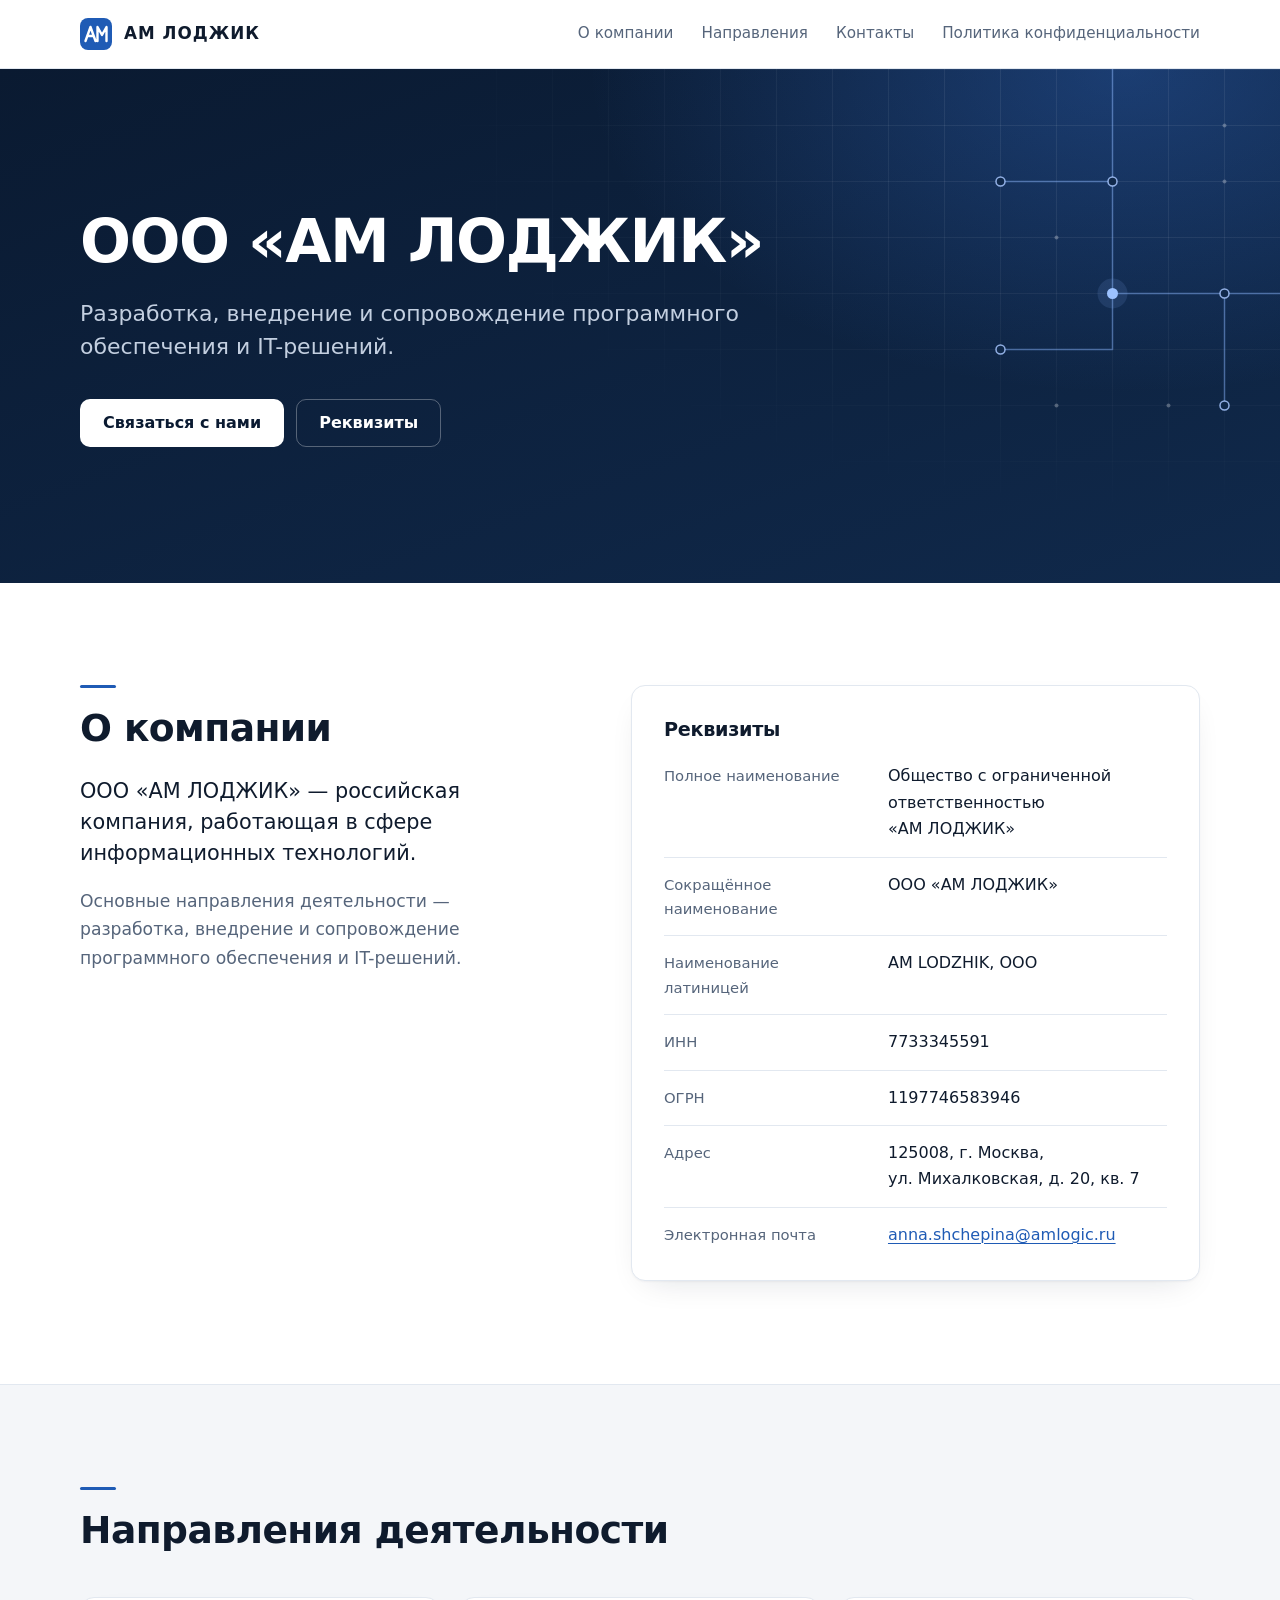
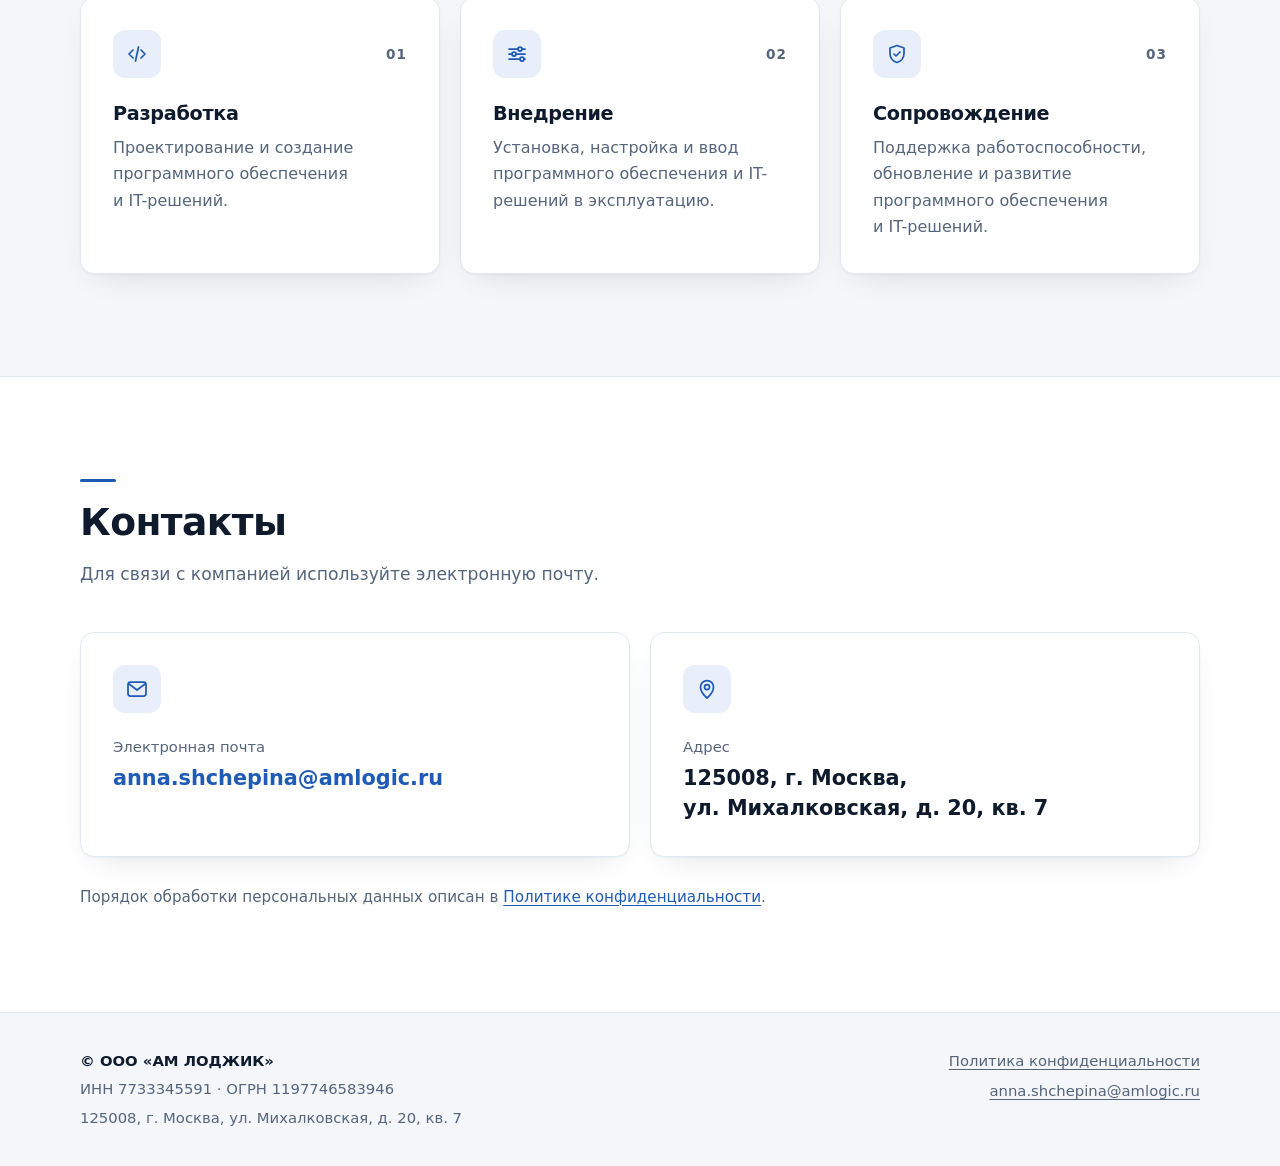
<file: index.html>
<!doctype html>
<html lang="ru">
<head>
  <meta charset="utf-8">
  <meta name="viewport" content="width=device-width, initial-scale=1">
  <title>ООО «АМ ЛОДЖИК» — разработка, внедрение и сопровождение ПО</title>
  <meta name="description" content="ООО «АМ ЛОДЖИК» — разработка, внедрение и сопровождение программного обеспечения и IT-решений. ИНН 7733345591, ОГРН 1197746583946, Москва.">
  <link rel="canonical" href="https://amlogic.ru/">
  <meta name="color-scheme" content="light dark">
  <meta name="theme-color" content="#ffffff" media="(prefers-color-scheme: light)">
  <meta name="theme-color" content="#0b1320" media="(prefers-color-scheme: dark)">
  <meta name="format-detection" content="telephone=no">
  <meta property="og:type" content="website">
  <meta property="og:locale" content="ru_RU">
  <meta property="og:site_name" content="ООО «АМ ЛОДЖИК»">
  <meta property="og:title" content="ООО «АМ ЛОДЖИК»">
  <meta property="og:description" content="Разработка, внедрение и сопровождение программного обеспечения и IT-решений.">
  <meta property="og:url" content="https://amlogic.ru/">
  <link rel="icon" href="favicon.svg" type="image/svg+xml">
  <link rel="stylesheet" href="style.css">
  <script type="application/ld+json">
  {
    "@context": "https://schema.org",
    "@type": "Organization",
    "name": "ООО «АМ ЛОДЖИК»",
    "legalName": "Общество с ограниченной ответственностью «АМ ЛОДЖИК»",
    "alternateName": "AM LODZHIK, OOO",
    "url": "https://amlogic.ru/",
    "email": "anna.shchepina@amlogic.ru",
    "taxID": "7733345591",
    "identifier": {
      "@type": "PropertyValue",
      "propertyID": "ОГРН",
      "value": "1197746583946"
    },
    "address": {
      "@type": "PostalAddress",
      "postalCode": "125008",
      "addressLocality": "Москва",
      "streetAddress": "ул. Михалковская, д. 20, кв. 7",
      "addressCountry": "RU"
    }
  }
  </script>
</head>
<body>
  <a class="skip" href="#main">Перейти к содержанию</a>

  <header class="site-header">
    <div class="wrap header-inner">
      <a class="brand" href="./" aria-label="ООО «АМ ЛОДЖИК», на главную">
        <svg class="brand-mark" viewBox="0 0 32 32" aria-hidden="true" focusable="false"><rect width="32" height="32" rx="8" fill="#1f5bb5"/><path d="M5.5 23 10.5 9l5 14M7.3 18h6.4M17.5 23V9l4.5 8 4.5-8v14" fill="none" stroke="#fff" stroke-width="2.4" stroke-linecap="round" stroke-linejoin="round"/></svg>
        <span class="brand-name">АМ ЛОДЖИК</span>
      </a>
      <nav class="nav" aria-label="Разделы сайта">
        <a href="#about">О компании</a>
        <a href="#services">Направления</a>
        <a href="#contacts">Контакты</a>
        <a class="nav-privacy" href="privacy.html">Политика конфиденциальности</a>
      </nav>
    </div>
  </header>

  <main id="main">
    <section class="hero" aria-labelledby="hero-title">
      <svg class="hero-art" width="336" height="392" viewBox="0 0 336 392" aria-hidden="true" focusable="false">
        <g transform="translate(.5 .5)">
          <path class="trace" d="M168 0V224M56 112H168M168 224H336M280 224V336M168 224V280H56"/>
          <circle class="halo" cx="168" cy="224" r="15"/>
          <circle class="hub" cx="168" cy="224" r="5.5"/>
          <circle class="node" cx="56" cy="112" r="4.5"/>
          <circle class="node" cx="168" cy="112" r="4.5"/>
          <circle class="node" cx="280" cy="224" r="4.5"/>
          <circle class="node" cx="280" cy="336" r="4.5"/>
          <circle class="node" cx="56" cy="280" r="4.5"/>
          <circle class="dot" cx="280" cy="56" r="2"/>
          <circle class="dot" cx="280" cy="112" r="2"/>
          <circle class="dot" cx="112" cy="168" r="2"/>
          <circle class="dot" cx="112" cy="336" r="2"/>
          <circle class="dot" cx="224" cy="336" r="2"/>
        </g>
      </svg>
      <div class="wrap">
        <div class="hero-inner">
          <h1 id="hero-title">ООО «АМ&nbsp;ЛОДЖИК»</h1>
          <p class="lead">Разработка, внедрение и&nbsp;сопровождение программного обеспечения и&nbsp;IT-решений.</p>
          <div class="actions">
            <a class="btn btn-light" href="#contacts">Связаться с&nbsp;нами</a>
            <a class="btn btn-outline" href="#requisites">Реквизиты</a>
          </div>
        </div>
      </div>
    </section>

    <section class="section" id="about" aria-labelledby="about-title">
      <div class="wrap about">
        <div class="about-text">
          <h2 id="about-title">О компании</h2>
          <p class="about-lead">ООО&nbsp;«АМ&nbsp;ЛОДЖИК»&nbsp;— российская компания, работающая в&nbsp;сфере информационных технологий.</p>
          <p>Основные направления деятельности&nbsp;— разработка, внедрение и&nbsp;сопровождение программного обеспечения и&nbsp;IT-решений.</p>
        </div>
        <div class="card req-card" id="requisites">
          <h3>Реквизиты</h3>
          <dl class="req">
            <div>
              <dt>Полное наименование</dt>
              <dd>Общество с&nbsp;ограниченной ответственностью «АМ&nbsp;ЛОДЖИК»</dd>
            </div>
            <div>
              <dt>Сокращённое наименование</dt>
              <dd>ООО «АМ&nbsp;ЛОДЖИК»</dd>
            </div>
            <div>
              <dt>Наименование латиницей</dt>
              <dd>AM LODZHIK, OOO</dd>
            </div>
            <div>
              <dt>ИНН</dt>
              <dd>7733345591</dd>
            </div>
            <div>
              <dt>ОГРН</dt>
              <dd>1197746583946</dd>
            </div>
            <div>
              <dt>Адрес</dt>
              <dd>125008, г.&nbsp;Москва, ул.&nbsp;Михалковская, д.&nbsp;20, кв.&nbsp;7</dd>
            </div>
            <div>
              <dt>Электронная почта</dt>
              <dd><a href="mailto:anna.shchepina@amlogic.ru">anna.shchepina@amlogic.ru</a></dd>
            </div>
          </dl>
        </div>
      </div>
    </section>

    <section class="section section-soft" id="services" aria-labelledby="services-title">
      <div class="wrap">
        <div class="section-head">
          <h2 id="services-title">Направления деятельности</h2>
        </div>
        <ul class="cards" role="list">
          <li class="card service">
            <div class="service-top">
              <span class="icon" aria-hidden="true"><svg viewBox="0 0 24 24" fill="none" stroke="currentColor" stroke-width="1.75" stroke-linecap="round" stroke-linejoin="round"><path d="m8 8-4 4 4 4M16 8l4 4-4 4M13.5 5l-3 14"/></svg></span>
              <span class="service-num" aria-hidden="true">01</span>
            </div>
            <h3>Разработка</h3>
            <p>Проектирование и&nbsp;создание программного обеспечения и&nbsp;IT-решений.</p>
          </li>
          <li class="card service">
            <div class="service-top">
              <span class="icon" aria-hidden="true"><svg viewBox="0 0 24 24" fill="none" stroke="currentColor" stroke-width="1.75" stroke-linecap="round" stroke-linejoin="round"><path d="M4 7h9M17 7h3M4 12h3M11 12h9M4 17h11M19 17h1"/><circle cx="15" cy="7" r="2"/><circle cx="9" cy="12" r="2"/><circle cx="17" cy="17" r="2"/></svg></span>
              <span class="service-num" aria-hidden="true">02</span>
            </div>
            <h3>Внедрение</h3>
            <p>Установка, настройка и&nbsp;ввод программного обеспечения и&nbsp;IT-решений в&nbsp;эксплуатацию.</p>
          </li>
          <li class="card service">
            <div class="service-top">
              <span class="icon" aria-hidden="true"><svg viewBox="0 0 24 24" fill="none" stroke="currentColor" stroke-width="1.75" stroke-linecap="round" stroke-linejoin="round"><path d="M12 3.5 19 6v5.5c0 4.2-2.9 7.8-7 9-4.1-1.2-7-4.8-7-9V6l7-2.5Z"/><path d="m9 12 2 2 4-4"/></svg></span>
              <span class="service-num" aria-hidden="true">03</span>
            </div>
            <h3>Сопровождение</h3>
            <p>Поддержка работоспособности, обновление и&nbsp;развитие программного обеспечения и&nbsp;IT-решений.</p>
          </li>
        </ul>
      </div>
    </section>

    <section class="section" id="contacts" aria-labelledby="contacts-title">
      <div class="wrap">
        <div class="section-head">
          <h2 id="contacts-title">Контакты</h2>
          <p>Для связи с&nbsp;компанией используйте электронную почту.</p>
        </div>
        <div class="contacts">
          <a class="card contact" href="mailto:anna.shchepina@amlogic.ru">
            <span class="icon" aria-hidden="true"><svg viewBox="0 0 24 24" fill="none" stroke="currentColor" stroke-width="1.75" stroke-linecap="round" stroke-linejoin="round"><rect x="3" y="5" width="18" height="14" rx="2.5"/><path d="m4 7 8 6 8-6"/></svg></span>
            <span class="contact-label">Электронная почта</span>
            <span class="contact-value">anna.shchepina@amlogic.ru</span>
          </a>
          <div class="card contact">
            <span class="icon" aria-hidden="true"><svg viewBox="0 0 24 24" fill="none" stroke="currentColor" stroke-width="1.75" stroke-linecap="round" stroke-linejoin="round"><path d="M12 21s-6.5-5.6-6.5-11a6.5 6.5 0 0 1 13 0c0 5.4-6.5 11-6.5 11Z"/><circle cx="12" cy="10" r="2.5"/></svg></span>
            <span class="contact-label">Адрес</span>
            <address class="contact-value">125008, г.&nbsp;Москва,<br>ул.&nbsp;Михалковская, д.&nbsp;20, кв.&nbsp;7</address>
          </div>
        </div>
        <p class="note">Порядок обработки персональных данных описан в&nbsp;<a href="privacy.html">Политике конфиденциальности</a>.</p>
      </div>
    </section>
  </main>

  <footer class="site-footer">
    <div class="wrap footer-inner">
      <div class="footer-org">
        <p class="footer-name">© ООО «АМ&nbsp;ЛОДЖИК»</p>
        <p>ИНН&nbsp;7733345591 · ОГРН&nbsp;1197746583946</p>
        <p>125008, г.&nbsp;Москва, ул.&nbsp;Михалковская, д.&nbsp;20, кв.&nbsp;7</p>
      </div>
      <nav class="footer-nav" aria-label="Документы и контакты">
        <a href="privacy.html">Политика конфиденциальности</a>
        <a href="mailto:anna.shchepina@amlogic.ru">anna.shchepina@amlogic.ru</a>
      </nav>
    </div>
  </footer>
</body>
</html>
</file>
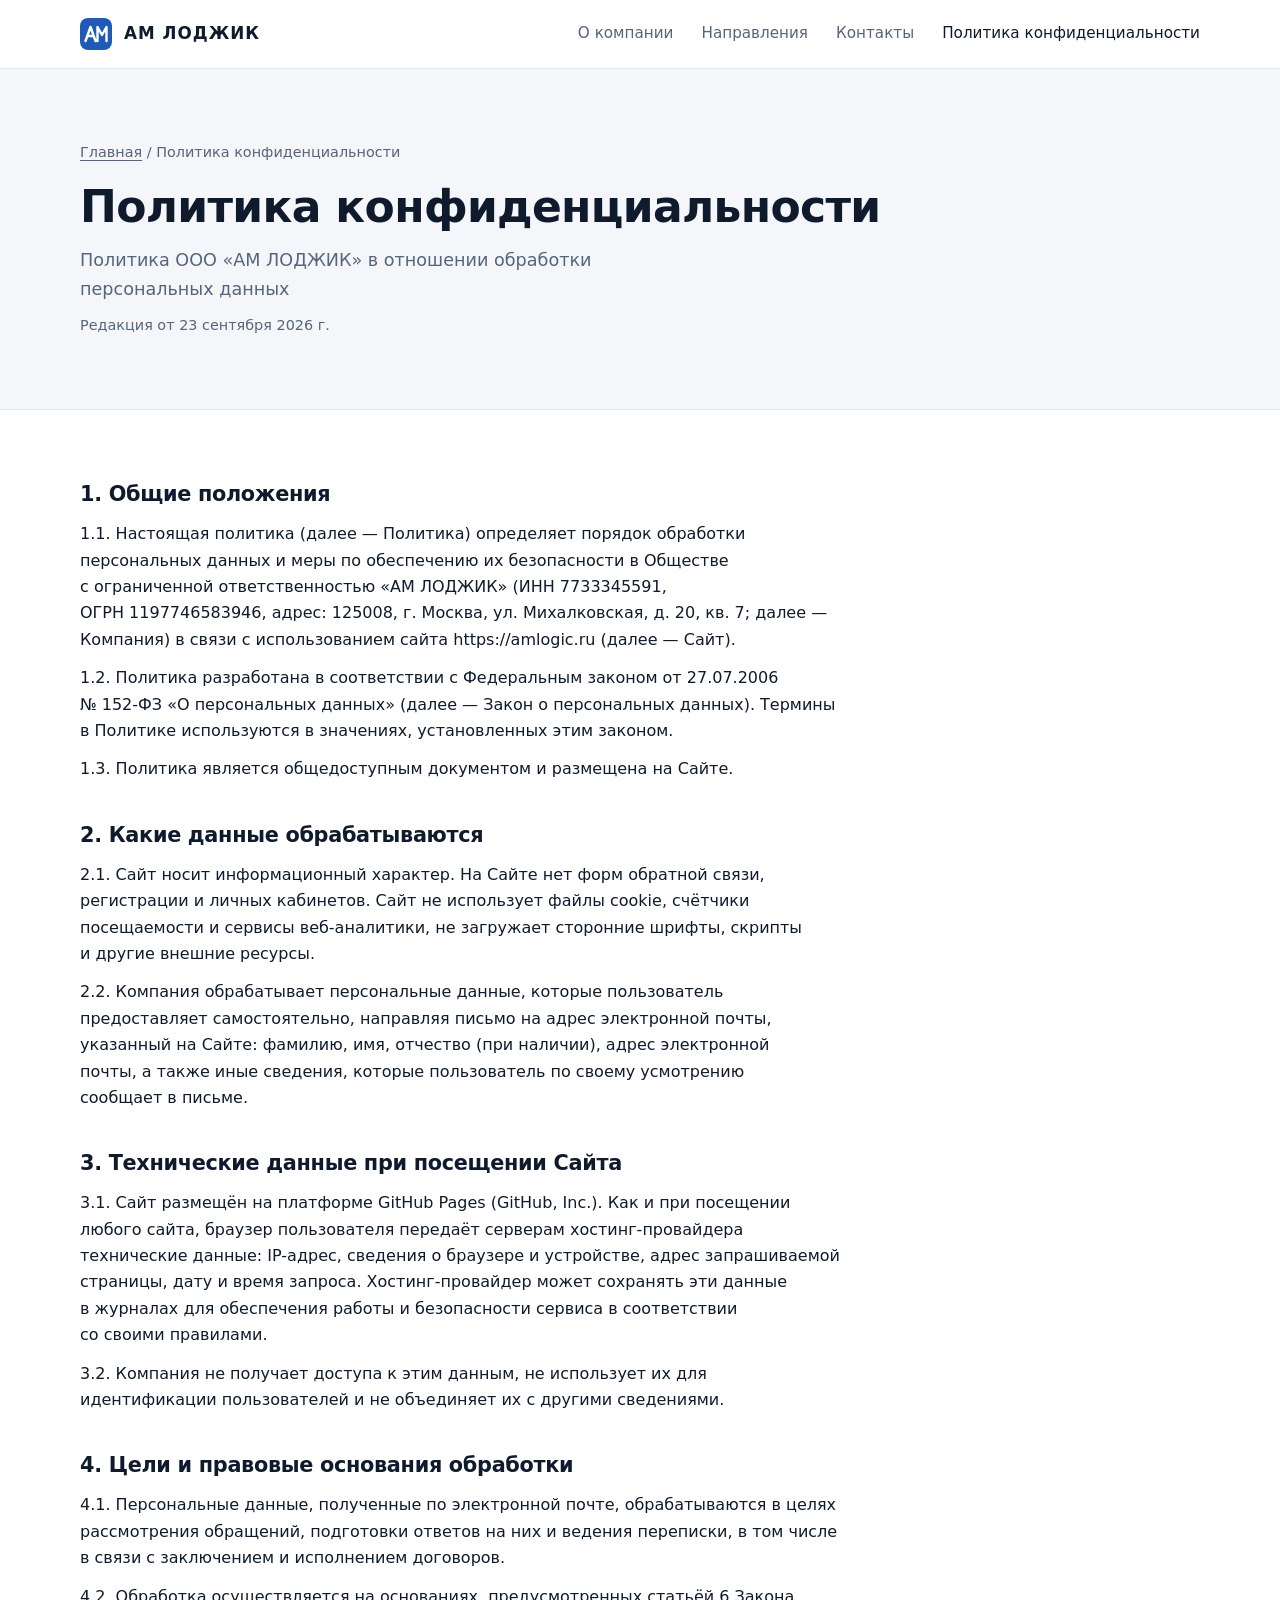
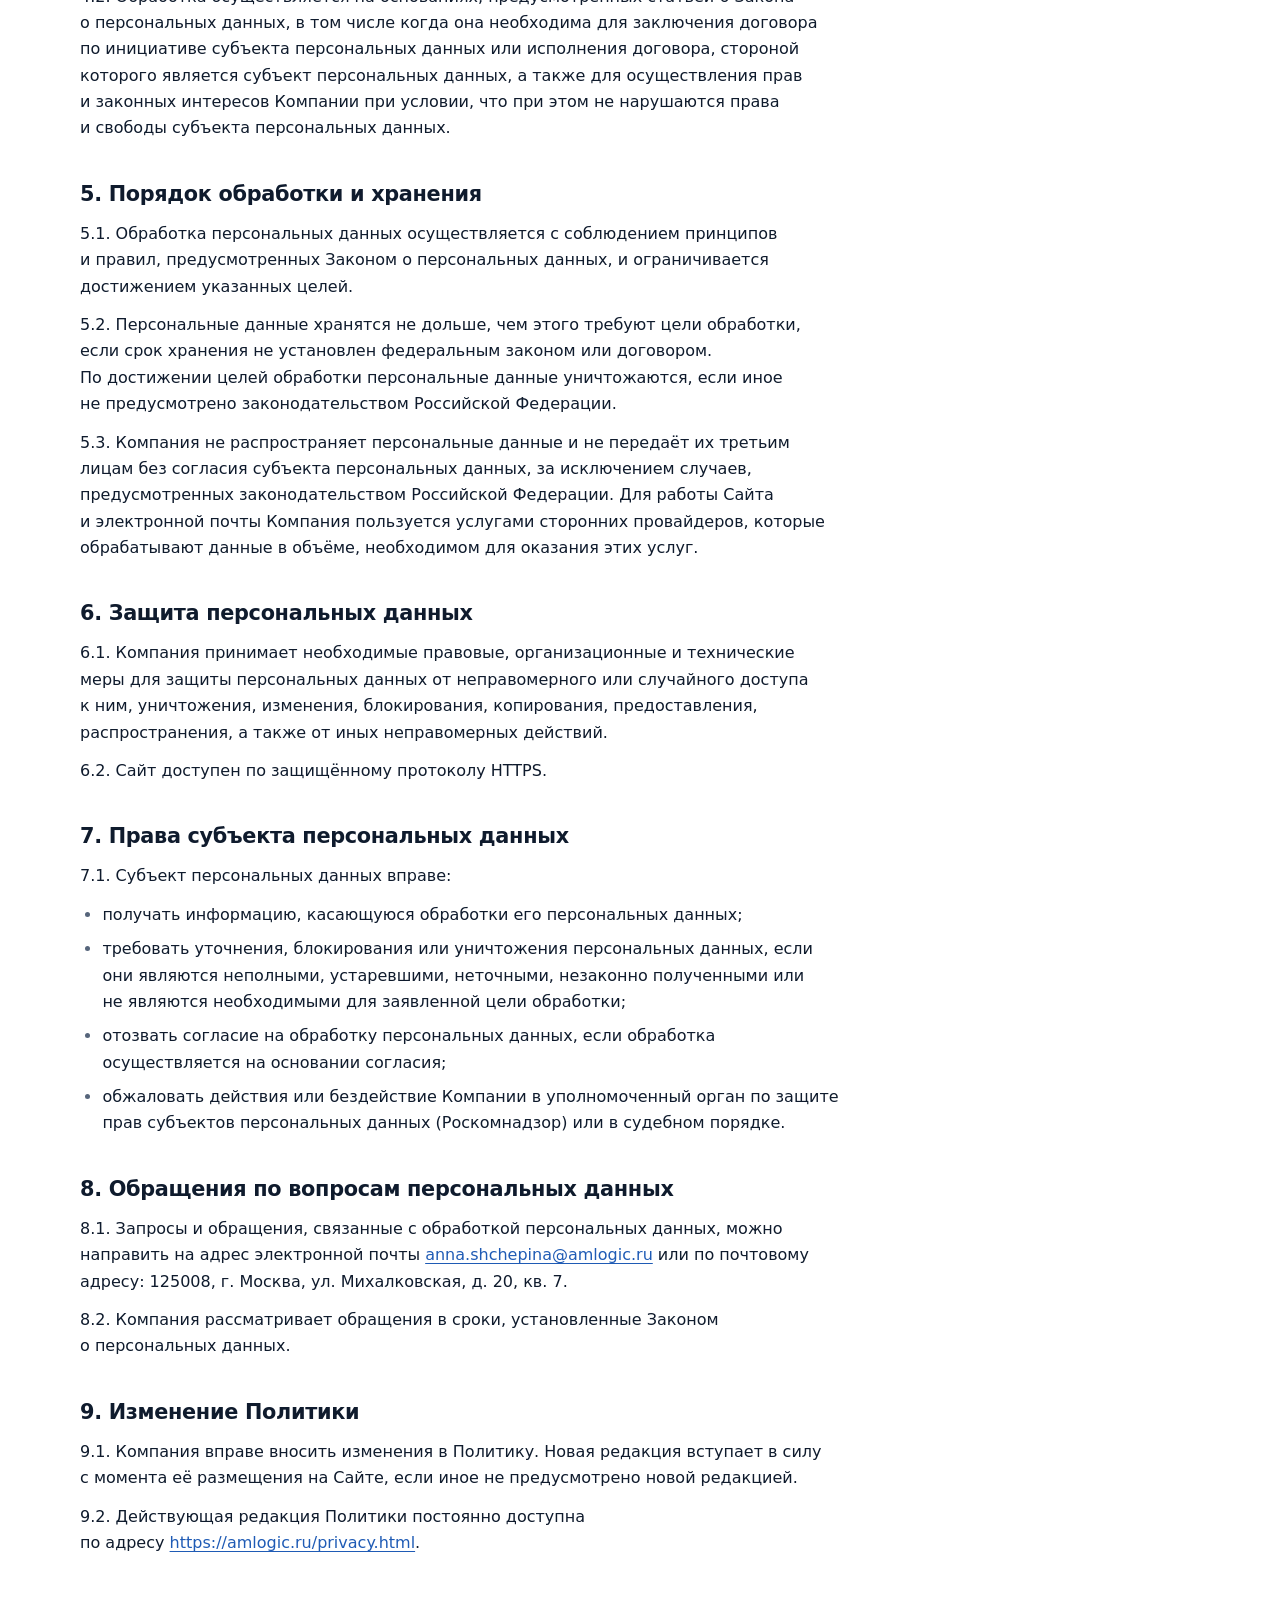
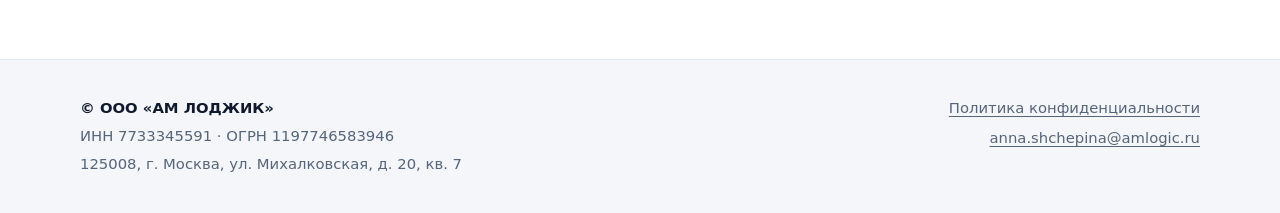
<file: privacy.html>
<!doctype html>
<html lang="ru">
<head>
  <meta charset="utf-8">
  <meta name="viewport" content="width=device-width, initial-scale=1">
  <title>Политика конфиденциальности — ООО «АМ ЛОДЖИК»</title>
  <meta name="description" content="Политика ООО «АМ ЛОДЖИК» в отношении обработки персональных данных.">
  <link rel="canonical" href="https://amlogic.ru/privacy.html">
  <meta name="color-scheme" content="light dark">
  <meta name="theme-color" content="#ffffff" media="(prefers-color-scheme: light)">
  <meta name="theme-color" content="#0b1320" media="(prefers-color-scheme: dark)">
  <meta name="format-detection" content="telephone=no">
  <meta property="og:type" content="website">
  <meta property="og:locale" content="ru_RU">
  <meta property="og:site_name" content="ООО «АМ ЛОДЖИК»">
  <meta property="og:title" content="Политика конфиденциальности — ООО «АМ ЛОДЖИК»">
  <meta property="og:url" content="https://amlogic.ru/privacy.html">
  <link rel="icon" href="favicon.svg" type="image/svg+xml">
  <link rel="stylesheet" href="style.css">
</head>
<body>
  <a class="skip" href="#main">Перейти к содержанию</a>

  <header class="site-header">
    <div class="wrap header-inner">
      <a class="brand" href="./" aria-label="ООО «АМ ЛОДЖИК», на главную">
        <svg class="brand-mark" viewBox="0 0 32 32" aria-hidden="true" focusable="false"><rect width="32" height="32" rx="8" fill="#1f5bb5"/><path d="M5.5 23 10.5 9l5 14M7.3 18h6.4M17.5 23V9l4.5 8 4.5-8v14" fill="none" stroke="#fff" stroke-width="2.4" stroke-linecap="round" stroke-linejoin="round"/></svg>
        <span class="brand-name">АМ ЛОДЖИК</span>
      </a>
      <nav class="nav" aria-label="Разделы сайта">
        <a href="./#about">О компании</a>
        <a href="./#services">Направления</a>
        <a href="./#contacts">Контакты</a>
        <a class="nav-privacy" href="privacy.html" aria-current="page">Политика конфиденциальности</a>
      </nav>
    </div>
  </header>

  <main id="main">
    <div class="page-head">
      <div class="wrap">
        <nav class="crumbs" aria-label="Навигационная цепочка">
          <a href="./">Главная</a><span aria-hidden="true"> / </span><span aria-current="page">Политика конфиденциальности</span>
        </nav>
        <h1>Политика конфиденциальности</h1>
        <p class="page-sub">Политика ООО&nbsp;«АМ&nbsp;ЛОДЖИК» в&nbsp;отношении обработки персональных данных</p>
        <p class="page-meta">Редакция от&nbsp;23&nbsp;сентября 2026&nbsp;г.</p>
      </div>
    </div>

    <div class="wrap">
      <article class="doc">
        <section>
          <h2>1. Общие положения</h2>
          <p>1.1. Настоящая политика (далее&nbsp;— Политика) определяет порядок обработки персональных данных и&nbsp;меры по&nbsp;обеспечению их&nbsp;безопасности в&nbsp;Обществе с&nbsp;ограниченной ответственностью «АМ&nbsp;ЛОДЖИК» (ИНН&nbsp;7733345591, ОГРН&nbsp;1197746583946, адрес: 125008, г.&nbsp;Москва, ул.&nbsp;Михалковская, д.&nbsp;20, кв.&nbsp;7; далее&nbsp;— Компания) в&nbsp;связи с&nbsp;использованием сайта https://amlogic.ru (далее&nbsp;— Сайт).</p>
          <p>1.2. Политика разработана в&nbsp;соответствии с&nbsp;Федеральным законом от&nbsp;27.07.2006 №&nbsp;152-ФЗ «О&nbsp;персональных данных» (далее&nbsp;— Закон о&nbsp;персональных данных). Термины в&nbsp;Политике используются в&nbsp;значениях, установленных этим законом.</p>
          <p>1.3. Политика является общедоступным документом и&nbsp;размещена на&nbsp;Сайте.</p>
        </section>

        <section>
          <h2>2. Какие данные обрабатываются</h2>
          <p>2.1. Сайт носит информационный характер. На&nbsp;Сайте нет форм обратной связи, регистрации и&nbsp;личных кабинетов. Сайт не&nbsp;использует файлы cookie, счётчики посещаемости и&nbsp;сервисы веб-аналитики, не&nbsp;загружает сторонние шрифты, скрипты и&nbsp;другие внешние ресурсы.</p>
          <p>2.2. Компания обрабатывает персональные данные, которые пользователь предоставляет самостоятельно, направляя письмо на&nbsp;адрес электронной почты, указанный на&nbsp;Сайте: фамилию, имя, отчество (при наличии), адрес электронной почты, а&nbsp;также иные сведения, которые пользователь по&nbsp;своему усмотрению сообщает в&nbsp;письме.</p>
        </section>

        <section>
          <h2>3. Технические данные при посещении Сайта</h2>
          <p>3.1. Сайт размещён на&nbsp;платформе GitHub Pages (GitHub, Inc.). Как и&nbsp;при посещении любого сайта, браузер пользователя передаёт серверам хостинг-провайдера технические данные: IP-адрес, сведения о&nbsp;браузере и&nbsp;устройстве, адрес запрашиваемой страницы, дату и&nbsp;время запроса. Хостинг-провайдер может сохранять эти данные в&nbsp;журналах для обеспечения работы и&nbsp;безопасности сервиса в&nbsp;соответствии со&nbsp;своими правилами.</p>
          <p>3.2. Компания не&nbsp;получает доступа к&nbsp;этим данным, не&nbsp;использует их&nbsp;для идентификации пользователей и&nbsp;не&nbsp;объединяет их&nbsp;с&nbsp;другими сведениями.</p>
        </section>

        <section>
          <h2>4. Цели и&nbsp;правовые основания обработки</h2>
          <p>4.1. Персональные данные, полученные по&nbsp;электронной почте, обрабатываются в&nbsp;целях рассмотрения обращений, подготовки ответов на&nbsp;них и&nbsp;ведения переписки, в&nbsp;том числе в&nbsp;связи с&nbsp;заключением и&nbsp;исполнением договоров.</p>
          <p>4.2. Обработка осуществляется на&nbsp;основаниях, предусмотренных статьёй&nbsp;6 Закона о&nbsp;персональных данных, в&nbsp;том числе когда она необходима для заключения договора по&nbsp;инициативе субъекта персональных данных или исполнения договора, стороной которого является субъект персональных данных, а&nbsp;также для осуществления прав и&nbsp;законных интересов Компании при условии, что при этом не&nbsp;нарушаются права и&nbsp;свободы субъекта персональных данных.</p>
        </section>

        <section>
          <h2>5. Порядок обработки и&nbsp;хранения</h2>
          <p>5.1. Обработка персональных данных осуществляется с&nbsp;соблюдением принципов и&nbsp;правил, предусмотренных Законом о&nbsp;персональных данных, и&nbsp;ограничивается достижением указанных целей.</p>
          <p>5.2. Персональные данные хранятся не&nbsp;дольше, чем этого требуют цели обработки, если срок хранения не&nbsp;установлен федеральным законом или договором. По&nbsp;достижении целей обработки персональные данные уничтожаются, если иное не&nbsp;предусмотрено законодательством Российской Федерации.</p>
          <p>5.3. Компания не&nbsp;распространяет персональные данные и&nbsp;не&nbsp;передаёт их&nbsp;третьим лицам без согласия субъекта персональных данных, за&nbsp;исключением случаев, предусмотренных законодательством Российской Федерации. Для работы Сайта и&nbsp;электронной почты Компания пользуется услугами сторонних провайдеров, которые обрабатывают данные в&nbsp;объёме, необходимом для оказания этих услуг.</p>
        </section>

        <section>
          <h2>6. Защита персональных данных</h2>
          <p>6.1. Компания принимает необходимые правовые, организационные и&nbsp;технические меры для защиты персональных данных от&nbsp;неправомерного или случайного доступа к&nbsp;ним, уничтожения, изменения, блокирования, копирования, предоставления, распространения, а&nbsp;также от&nbsp;иных неправомерных действий.</p>
          <p>6.2. Сайт доступен по&nbsp;защищённому протоколу HTTPS.</p>
        </section>

        <section>
          <h2>7. Права субъекта персональных данных</h2>
          <p>7.1. Субъект персональных данных вправе:</p>
          <ul>
            <li>получать информацию, касающуюся обработки его персональных данных;</li>
            <li>требовать уточнения, блокирования или уничтожения персональных данных, если они являются неполными, устаревшими, неточными, незаконно полученными или не&nbsp;являются необходимыми для заявленной цели обработки;</li>
            <li>отозвать согласие на&nbsp;обработку персональных данных, если обработка осуществляется на&nbsp;основании согласия;</li>
            <li>обжаловать действия или бездействие Компании в&nbsp;уполномоченный орган по&nbsp;защите прав субъектов персональных данных (Роскомнадзор) или в&nbsp;судебном порядке.</li>
          </ul>
        </section>

        <section>
          <h2>8. Обращения по&nbsp;вопросам персональных данных</h2>
          <p>8.1. Запросы и&nbsp;обращения, связанные с&nbsp;обработкой персональных данных, можно направить на&nbsp;адрес электронной почты <a href="mailto:anna.shchepina@amlogic.ru">anna.shchepina@amlogic.ru</a> или по&nbsp;почтовому адресу: 125008, г.&nbsp;Москва, ул.&nbsp;Михалковская, д.&nbsp;20, кв.&nbsp;7.</p>
          <p>8.2. Компания рассматривает обращения в&nbsp;сроки, установленные Законом о&nbsp;персональных данных.</p>
        </section>

        <section>
          <h2>9. Изменение Политики</h2>
          <p>9.1. Компания вправе вносить изменения в&nbsp;Политику. Новая редакция вступает в&nbsp;силу с&nbsp;момента её&nbsp;размещения на&nbsp;Сайте, если иное не&nbsp;предусмотрено новой редакцией.</p>
          <p>9.2. Действующая редакция Политики постоянно доступна по&nbsp;адресу <a href="https://amlogic.ru/privacy.html">https://amlogic.ru/privacy.html</a>.</p>
        </section>
      </article>
    </div>
  </main>

  <footer class="site-footer">
    <div class="wrap footer-inner">
      <div class="footer-org">
        <p class="footer-name">© ООО «АМ&nbsp;ЛОДЖИК»</p>
        <p>ИНН&nbsp;7733345591 · ОГРН&nbsp;1197746583946</p>
        <p>125008, г.&nbsp;Москва, ул.&nbsp;Михалковская, д.&nbsp;20, кв.&nbsp;7</p>
      </div>
      <nav class="footer-nav" aria-label="Документы и контакты">
        <a href="privacy.html" aria-current="page">Политика конфиденциальности</a>
        <a href="mailto:anna.shchepina@amlogic.ru">anna.shchepina@amlogic.ru</a>
      </nav>
    </div>
  </footer>
</body>
</html>
</file>
<file: style.css>
/* Сайт ООО «АМ ЛОДЖИК» — amlogic.ru. Обычный CSS, без сборки и зависимостей. */

:root {
  color-scheme: light dark;
  --bg: #ffffff;
  --bg-soft: #f4f6f9;
  --surface: #ffffff;
  --header-bg: rgb(255 255 255 / 0.86);
  --text: #0f1b2d;
  --muted: #56657b;
  --line: #e2e8f0;
  --accent: #1f5bb5;
  --accent-hover: #174a94;
  --accent-soft: #e8effa;
  --on-accent: #ffffff;
  --hero-from: #0a1a31;
  --hero-to: #10294b;
  --shadow: 0 1px 2px rgb(15 27 45 / 0.04), 0 12px 32px -16px rgb(15 27 45 / 0.16);
  --radius: 14px;
  --gutter: clamp(16px, 4vw, 32px);
  --section-y: clamp(56px, 8vw, 104px);
  --header-h: 68px;
}

@media (prefers-color-scheme: dark) {
  :root {
    --bg: #0b1320;
    --bg-soft: #0e1828;
    --surface: #111d30;
    --header-bg: rgb(11 19 32 / 0.86);
    --text: #e6ebf2;
    --muted: #9aa7ba;
    --line: #1f2c42;
    --accent: #7eaaf2;
    --accent-hover: #a4c3f7;
    --accent-soft: #16263e;
    --on-accent: #0b1320;
    --hero-from: #070f1c;
    --hero-to: #0c1c35;
    --shadow: none;
  }
}

*,
*::before,
*::after {
  box-sizing: border-box;
}

html {
  -webkit-text-size-adjust: 100%;
  text-size-adjust: 100%;
  scroll-behavior: smooth;
  scroll-padding-top: calc(var(--header-h) + 16px);
}

body {
  display: flex;
  flex-direction: column;
  min-height: 100vh;
  min-height: 100dvh;
  margin: 0;
  background: var(--bg);
  color: var(--text);
  font-family: system-ui, -apple-system, "Segoe UI", Roboto, "Helvetica Neue", Arial, sans-serif;
  font-size: 1rem;
  line-height: 1.65;
  -webkit-font-smoothing: antialiased;
  -moz-osx-font-smoothing: grayscale;
}

main {
  flex: 1 0 auto;
}

svg {
  display: block;
  flex: none;
}

a {
  color: var(--accent);
  text-decoration-thickness: 1px;
  text-underline-offset: 0.2em;
}

a:hover {
  color: var(--accent-hover);
}

:focus-visible {
  outline: 2px solid var(--accent);
  outline-offset: 3px;
  border-radius: 4px;
}

h1,
h2,
h3 {
  margin: 0;
  font-weight: 700;
  line-height: 1.2;
  letter-spacing: -0.015em;
  text-wrap: balance;
}

p {
  margin: 0;
  text-wrap: pretty;
}

.wrap {
  width: 100%;
  max-width: calc(1120px + 2 * var(--gutter));
  margin-inline: auto;
  padding-inline: var(--gutter);
}

.skip {
  position: absolute;
  top: 12px;
  left: 12px;
  z-index: 100;
  padding: 10px 16px;
  border-radius: 8px;
  background: var(--accent);
  color: var(--on-accent);
  font-weight: 600;
  text-decoration: none;
  transform: translateY(-200%);
}

.skip:focus {
  transform: none;
  color: var(--on-accent);
}

/* Шапка */

.site-header {
  position: sticky;
  top: 0;
  z-index: 50;
  border-bottom: 1px solid var(--line);
  background: var(--header-bg);
  -webkit-backdrop-filter: saturate(180%) blur(14px);
  backdrop-filter: saturate(180%) blur(14px);
}

.header-inner {
  display: flex;
  align-items: center;
  justify-content: space-between;
  gap: 8px 32px;
  min-height: var(--header-h);
}

.brand {
  display: inline-flex;
  align-items: center;
  gap: 12px;
  color: var(--text);
  text-decoration: none;
}

.brand:hover {
  color: var(--text);
}

.brand-mark {
  width: 32px;
  height: 32px;
}

.brand-name {
  font-size: 1.05rem;
  font-weight: 700;
  letter-spacing: 0.06em;
  white-space: nowrap;
}

.nav {
  display: flex;
  flex-wrap: wrap;
  gap: 4px 28px;
}

.nav a {
  padding-block: 6px;
  color: var(--muted);
  font-size: 0.95rem;
  font-weight: 500;
  text-decoration: none;
}

.nav a:hover,
.nav a[aria-current="page"] {
  color: var(--text);
}

@media (max-width: 959px) {
  .nav .nav-privacy {
    display: none;
  }
}

@media (max-width: 720px) {
  html {
    scroll-padding-top: 12px;
  }

  .site-header {
    position: static;
  }

  .header-inner {
    flex-direction: column;
    align-items: flex-start;
    min-height: 0;
    padding-block: 14px 8px;
  }

  .nav {
    gap: 0 22px;
  }
}

@media (max-width: 359px) {
  .nav {
    gap: 0 14px;
  }

  .nav a {
    font-size: 0.9rem;
  }
}

/* Первый экран */

.hero {
  position: relative;
  isolation: isolate;
  overflow: hidden;
  color: #fff;
  background:
    radial-gradient(60% 90% at 88% 0%, rgb(56 118 220 / 0.34), transparent 70%),
    linear-gradient(160deg, var(--hero-from), var(--hero-to));
}

.hero::before {
  content: "";
  position: absolute;
  inset: 0;
  z-index: -1;
  background-image:
    linear-gradient(rgb(255 255 255 / 0.07) 1px, transparent 1px),
    linear-gradient(90deg, rgb(255 255 255 / 0.07) 1px, transparent 1px);
  background-position: right top;
  background-size: 56px 56px;
  -webkit-mask-image: radial-gradient(80% 110% at 90% 10%, #000 20%, transparent 72%);
  mask-image: radial-gradient(80% 110% at 90% 10%, #000 20%, transparent 72%);
}

/* Схема справа выровнена по сетке фона: шаг 56px, отсчёт от правого верхнего угла. */
.hero-art {
  position: absolute;
  top: 0;
  right: 0;
  z-index: -1;
  display: none;
}

.hero-art .trace {
  fill: none;
  stroke: #7eaaf2;
  stroke-opacity: 0.5;
  stroke-width: 1.5;
  stroke-linecap: round;
  stroke-linejoin: round;
}

.hero-art .node {
  fill: var(--hero-to);
  stroke: #a9c8ff;
  stroke-opacity: 0.85;
  stroke-width: 1.5;
}

.hero-art .hub {
  fill: #9cc2ff;
}

.hero-art .halo {
  fill: #7eaaf2;
  fill-opacity: 0.14;
}

.hero-art .dot {
  fill: #fff;
  fill-opacity: 0.28;
}

@media (min-width: 1080px) {
  .hero-art {
    display: block;
  }
}

.hero-inner {
  max-width: 760px;
  padding-block: clamp(72px, 11vw, 136px);
}

.hero h1 {
  font-size: clamp(2rem, 1.3rem + 3.6vw, 3.75rem);
  letter-spacing: -0.025em;
}

.lead {
  max-width: 34em;
  margin-top: 20px;
  color: #c3cfe0;
  font-size: clamp(1.125rem, 1rem + 0.6vw, 1.375rem);
  line-height: 1.5;
}

.actions {
  display: flex;
  flex-wrap: wrap;
  gap: 12px;
  margin-top: 36px;
}

.hero :focus-visible {
  outline-color: #fff;
}

/* Кнопки */

.btn {
  display: inline-flex;
  align-items: center;
  justify-content: center;
  min-height: 48px;
  padding: 12px 22px;
  border: 1px solid transparent;
  border-radius: 10px;
  font-size: 1rem;
  font-weight: 600;
  line-height: 1.2;
  text-decoration: none;
  transition: background-color 0.15s, border-color 0.15s, color 0.15s;
}

.btn-light {
  background: #fff;
  color: #0a1a31;
}

.btn-light:hover {
  background: #dfe8f6;
  color: #0a1a31;
}

.btn-outline {
  border-color: rgb(255 255 255 / 0.3);
  color: #fff;
}

.btn-outline:hover {
  border-color: rgb(255 255 255 / 0.65);
  background: rgb(255 255 255 / 0.06);
  color: #fff;
}

.btn-primary {
  background: var(--accent);
  color: var(--on-accent);
}

.btn-primary:hover {
  background: var(--accent-hover);
  color: var(--on-accent);
}

/* Секции */

.section {
  padding-block: var(--section-y);
}

.section-soft {
  border-block: 1px solid var(--line);
  background: var(--bg-soft);
}

.section h2 {
  font-size: clamp(1.65rem, 1.2rem + 1.6vw, 2.35rem);
}

.section h2::before {
  content: "";
  display: block;
  width: 36px;
  height: 3px;
  margin-bottom: 18px;
  border-radius: 2px;
  background: var(--accent);
}

.section-head {
  max-width: 720px;
  margin-bottom: clamp(28px, 4vw, 44px);
}

.section-head p {
  margin-top: 14px;
  color: var(--muted);
  font-size: 1.075rem;
}

.card {
  padding: clamp(22px, 3vw, 32px);
  border: 1px solid var(--line);
  border-radius: var(--radius);
  background: var(--surface);
  box-shadow: var(--shadow);
}

.card h3 {
  font-size: 1.2rem;
}

.icon {
  display: grid;
  place-items: center;
  width: 48px;
  height: 48px;
  border-radius: 12px;
  background: var(--accent-soft);
  color: var(--accent);
}

.icon svg {
  width: 24px;
  height: 24px;
}

/* О компании */

.about {
  display: grid;
  grid-template-columns: minmax(0, 1fr) minmax(0, 1.2fr);
  gap: clamp(32px, 6vw, 80px);
  align-items: start;
}

.about-text p {
  margin-top: 18px;
  color: var(--muted);
  font-size: 1.075rem;
}

.about-text .about-lead {
  margin-top: 24px;
  color: var(--text);
  font-size: clamp(1.15rem, 1.05rem + 0.4vw, 1.3rem);
  line-height: 1.5;
}

.req-card h3 {
  margin-bottom: 8px;
}

.req {
  margin: 0;
}

.req > div {
  display: grid;
  grid-template-columns: 12.5em minmax(0, 1fr);
  gap: 2px 24px;
  align-items: baseline;
  padding-block: 14px;
  border-bottom: 1px solid var(--line);
}

.req > div:last-child {
  padding-bottom: 0;
  border-bottom: 0;
}

.req dt {
  color: var(--muted);
  font-size: 0.925rem;
}

.req dd {
  margin: 0;
  font-weight: 500;
  font-variant-numeric: tabular-nums;
  overflow-wrap: anywhere;
}

@media (max-width: 860px) {
  .about {
    grid-template-columns: 1fr;
  }
}

@media (max-width: 520px) {
  .req > div {
    grid-template-columns: 1fr;
  }
}

/* Направления деятельности */

.cards {
  display: grid;
  grid-template-columns: repeat(3, minmax(0, 1fr));
  gap: 20px;
  margin: 0;
  padding: 0;
  list-style: none;
}

.service-top {
  display: flex;
  align-items: center;
  justify-content: space-between;
  margin-bottom: 24px;
}

.service-num {
  color: var(--muted);
  font-size: 0.85rem;
  font-weight: 600;
  letter-spacing: 0.08em;
  font-variant-numeric: tabular-nums;
}

.service p {
  margin-top: 10px;
  color: var(--muted);
}

@media (max-width: 760px) {
  .cards {
    grid-template-columns: 1fr;
  }
}

/* Контакты */

.contacts {
  display: grid;
  grid-template-columns: repeat(2, minmax(0, 1fr));
  gap: 20px;
}

.contact {
  display: flex;
  flex-direction: column;
  gap: 4px;
  color: var(--text);
  text-decoration: none;
}

.contact .icon {
  margin-bottom: 18px;
}

.contact-label {
  color: var(--muted);
  font-size: 0.925rem;
}

.contact-value {
  font-size: clamp(1.1rem, 1rem + 0.45vw, 1.3rem);
  font-style: normal;
  font-weight: 600;
  line-height: 1.45;
  overflow-wrap: anywhere;
}

a.contact {
  transition: border-color 0.15s;
}

a.contact:hover {
  border-color: var(--accent);
  color: var(--text);
}

a.contact .contact-value {
  color: var(--accent);
}

.note {
  margin-top: 28px;
  color: var(--muted);
  font-size: 0.95rem;
}

@media (max-width: 760px) {
  .contacts {
    grid-template-columns: 1fr;
  }
}

/* Подвал */

.site-footer {
  border-top: 1px solid var(--line);
  background: var(--bg-soft);
  color: var(--muted);
  font-size: 0.925rem;
}

.footer-inner {
  display: flex;
  flex-wrap: wrap;
  justify-content: space-between;
  gap: 20px 48px;
  padding-block: 36px;
}

.footer-org p + p {
  margin-top: 4px;
}

.footer-name {
  color: var(--text);
  font-weight: 600;
}

.footer-nav {
  display: flex;
  flex-direction: column;
  align-items: flex-start;
  gap: 6px;
}

.footer-nav a {
  color: var(--muted);
}

.footer-nav a:hover {
  color: var(--text);
}

@media (min-width: 721px) {
  .footer-nav {
    align-items: flex-end;
  }
}

/* Текстовые страницы (политика конфиденциальности) */

.page-head {
  padding-block: clamp(40px, 6vw, 72px);
  border-bottom: 1px solid var(--line);
  background: var(--bg-soft);
}

.crumbs {
  margin-bottom: 16px;
  color: var(--muted);
  font-size: 0.9rem;
}

.crumbs a {
  color: var(--muted);
}

.crumbs a:hover {
  color: var(--text);
}

.page-head h1 {
  font-size: clamp(1.9rem, 1.3rem + 2.4vw, 2.75rem);
}

.page-sub {
  max-width: 40em;
  margin-top: 12px;
  color: var(--muted);
  font-size: 1.1rem;
}

.page-meta {
  margin-top: 10px;
  color: var(--muted);
  font-size: 0.9rem;
}

.doc {
  max-width: 760px;
  padding-block: clamp(40px, 6vw, 72px) var(--section-y);
}

.doc section + section {
  margin-top: 40px;
}

.doc h2 {
  margin-bottom: 14px;
  font-size: 1.3rem;
}

.doc p + p,
.doc p + ul {
  margin-top: 12px;
}

.doc ul {
  margin: 0;
  padding-left: 1.4em;
}

.doc li {
  margin-top: 8px;
}

.doc li::marker {
  color: var(--muted);
}

/* Страница 404 */

.notfound {
  display: flex;
  align-items: center;
  padding-block: var(--section-y);
}

.nf-code {
  color: var(--accent);
  font-size: 0.85rem;
  font-weight: 700;
  letter-spacing: 0.12em;
  text-transform: uppercase;
}

.notfound h1 {
  margin-top: 12px;
  font-size: clamp(2rem, 1.4rem + 2.4vw, 3rem);
}

.nf-text {
  max-width: 32em;
  margin-top: 14px;
  color: var(--muted);
  font-size: 1.075rem;
}

.notfound .btn {
  margin-top: 28px;
}

@media (prefers-reduced-motion: reduce) {
  html {
    scroll-behavior: auto;
  }

  * {
    transition: none !important;
  }
}

@media print {
  :root {
    --bg: #fff;
    --bg-soft: #fff;
    --surface: #fff;
    --text: #000;
    --muted: #333;
    --line: #ccc;
    --accent: #000;
    --shadow: none;
  }

  .site-header,
  .skip,
  .hero-art,
  .actions {
    display: none;
  }

  .hero {
    background: none;
    color: #000;
  }

  .hero::before {
    display: none;
  }

  .lead {
    color: #333;
  }

  .hero-inner {
    padding-block: 24px;
  }
}
</file>
